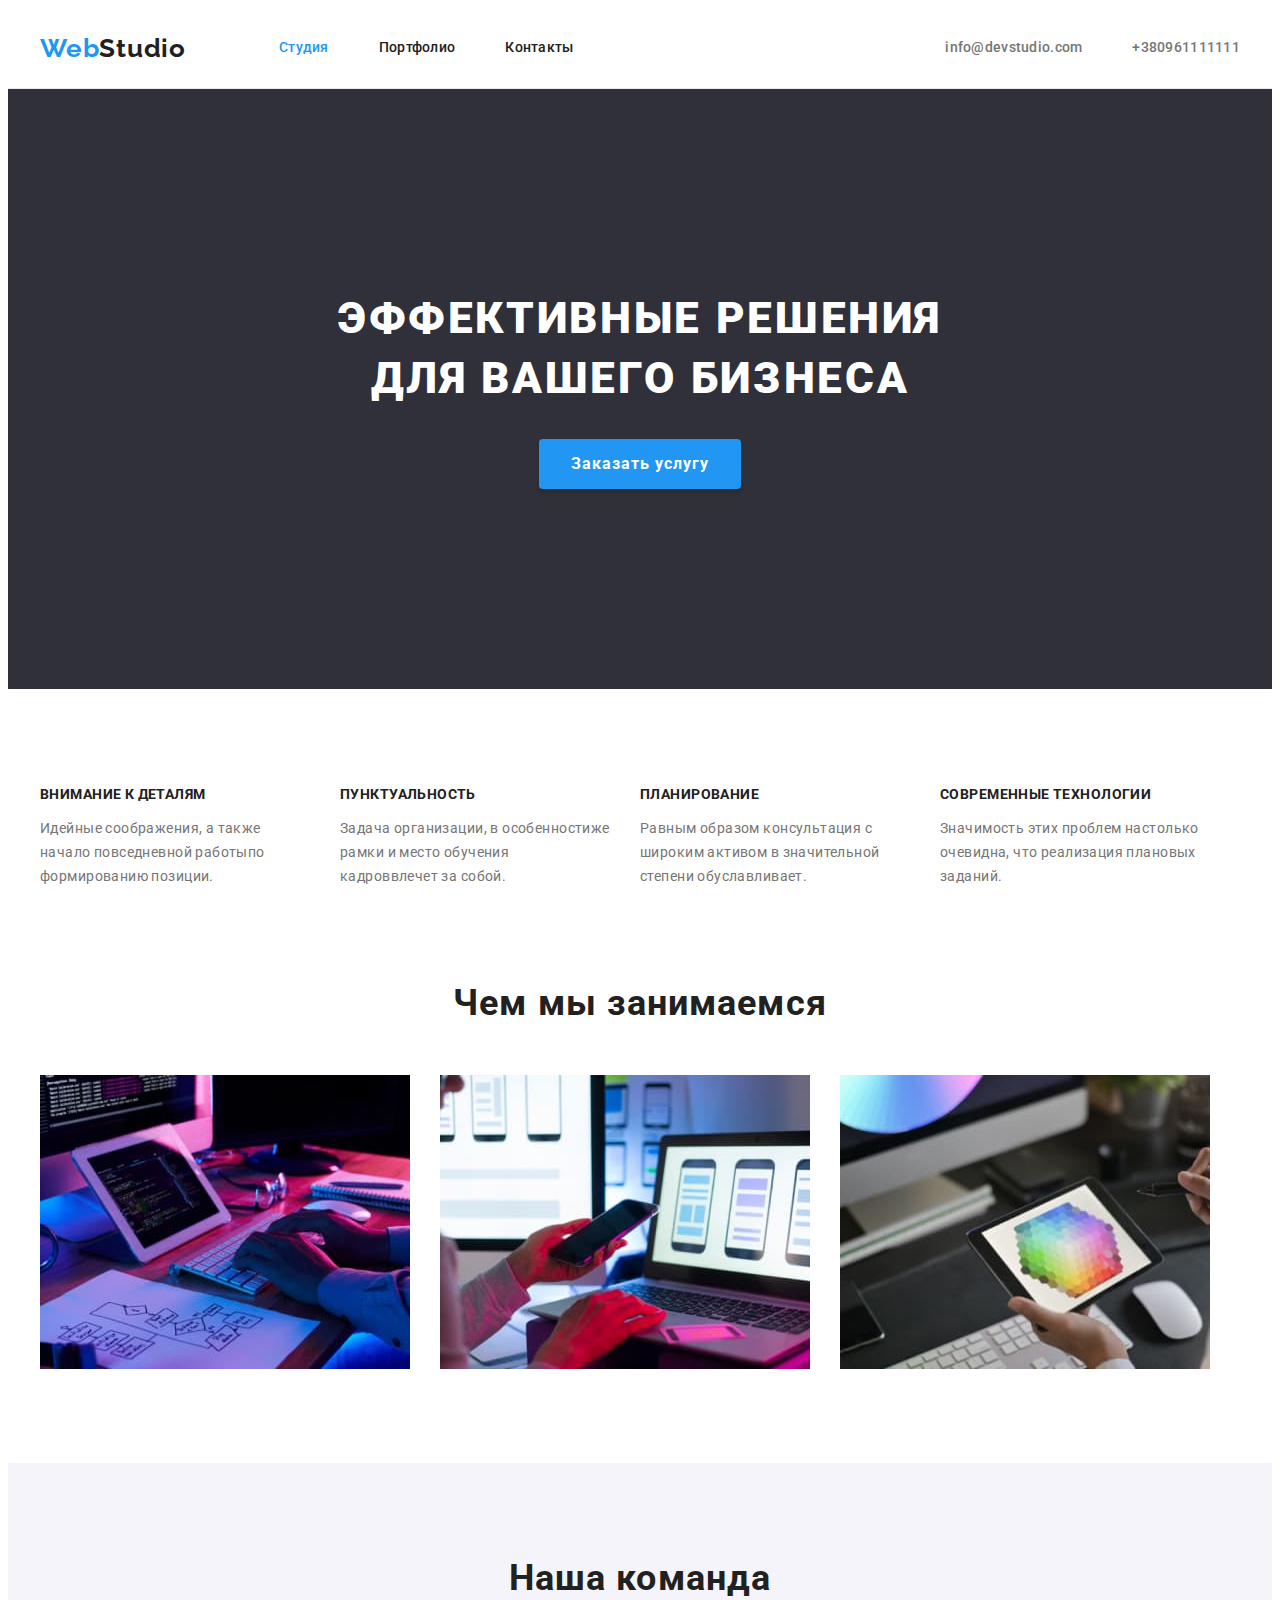
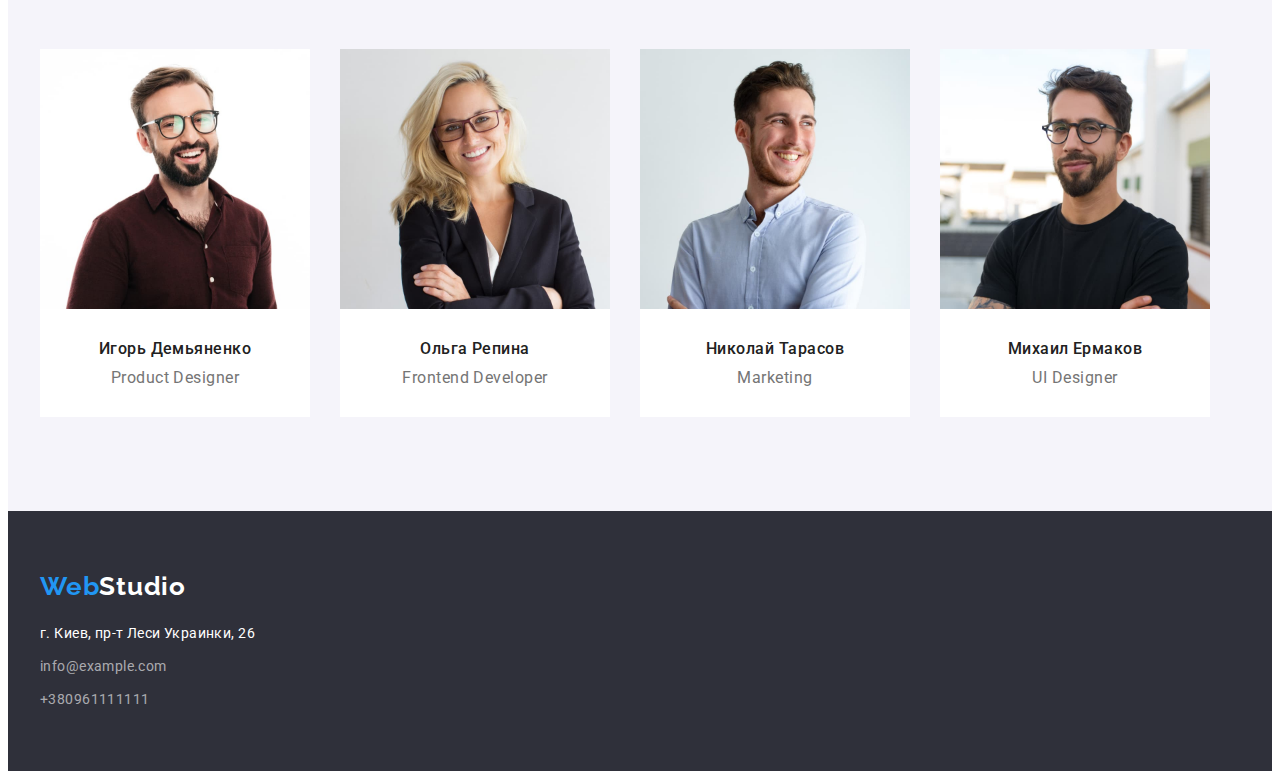
<file: index.html>
<!DOCTYPE html>
<html lang="ru">
  <head>
    <meta charset="UTF-8" />
    <meta http-equiv="X-UA-Compatible" content="IE=edge" />
    <meta name="viewport" content="width=device-width, initial-scale=1.0" />
    <title>Студия</title>
    <!--Шрифты-->
    <link
      rel="stylesheet"
      href="https://fonts.googleapis.com/css2?family=Raleway:wght@700&family=Roboto:wght@400;500;700;900&display=swap"
    />
    <!--Нормализация-->
    <link
      rel="stylesheet"
      href="https://cdnjs.cloudflare.com/ajax/libs/modern-normalize/1.1.0/modern-normalize.min.css"
      integrity="sha512-wpPYUAdjBVSE4KJnH1VR1HeZfpl1ub8YT/NKx4PuQ5NmX2tKuGu6U/JRp5y+Y8XG2tV+wKQpNHVUX03MfMFn9Q=="
      crossorigin="anonymous"
      referrerpolicy="no-referrer"
    />
    <link rel="stylesheet" href="./css/styles.css" />
  </head>
  <body>
    <!--Шапка сайта-->
    <header class="header">
      <div class="container header-container">
        <!--Логотип-->
        <a class="logo-left link" href="./index.html" lang="en"
          >Web<span class="logo-right">Studio</span></a
        >
        <!--Навигация сайта-->
        <nav class="navigation">
          <ul class="navigation-list list">
            <li class="navigation-item">
              <a class="current link nav-link" href="./index.html">Студия</a>
            </li>
            <li class="navigation-item">
              <a class="nav-link link" href="./portfolio.html">Портфолио</a>
            </li>
            <li class="navigation-item"><a class="nav-link link" href="">Контакты</a></li>
          </ul>
        </nav>
        <!--Контакты-->
        <ul class="header-group list">
          <li class="header-group-item">
            <a class="header-email link" href="mailto:info@devstudio.com">info@devstudio.com</a>
          </li>
          <li class="header-group-item">
            <a class="header-phone link" href="tel:+380961111111">+380961111111</a>
          </li>
        </ul>
      </div>
    </header>
    <main>
      <!-- Секция герой -->
      <section class="hero section">
        <div class="container">
          <h1 class="hero-title">Эффективные решения для вашего бизнеса</h1>
          <button class="hero-btn" type="button">Заказать услугу</button>
        </div>
      </section>
      <!--Особенности-->
      <section class="about section">
        <div class="container about-container">
          <h2 class="about-title visually-hidden">Особенности:</h2>
          <ul class="about-list list">
            <li class="about-item">
              <h3 class="about-item-title">Внимание к деталям</h3>
              <p class="about-text">
                Идейные соображения, а также начало повседневной работыпо формированию позиции.
              </p>
            </li>
            <li class="about-item">
              <h3 class="about-item-title">Пунктуальность</h3>
              <p class="about-text">
                Задача организации, в особенностиже рамки и место обучения кадроввлечет за собой.
              </p>
            </li>
            <li class="about-item">
              <h3 class="about-item-title">Планирование</h3>
              <p class="about-text">
                Равным образом консультация с широким активом в значительной степени обуславливает.
              </p>
            </li>
            <li class="about-item">
              <h3 class="about-item-title">Современные технологии</h3>
              <p class="about-text">
                Значимость этих проблем настолько очевидна, что реализация плановых заданий.
              </p>
            </li>
          </ul>
        </div>
      </section>
      <!--Род деятельности-->
      <section class="work section">
        <div class="container">
          <h2 class="work-title">Чем мы занимаемся</h2>
          <ul class="work-list list">
            <li class="work-item">
              <img src="./images/img-work/noutbook.jpg" alt="Ноутбук" width="370" height="294" />
            </li>
            <li class="work-item">
              <img src="./images/img-work/phone.jpg" alt="Смартфон" width="370" height="294" />
            </li>
            <li class="work-item">
              <img src="./images/img-work/ipad.jpg" alt="Планшет" width="370" height="294" />
            </li>
          </ul>
        </div>
      </section>
      <!--Команда-->
      <section class="team section">
        <div class="container">
          <h2 class="team-title">Наша команда</h2>
          <ul class="team-list list">
            <li class="team-item">
              <img
                src="./images/img-foto/demianenko.jpg"
                alt="Демьяненко"
                width="270"
                height="260"
              />
              <div class="employee">
                <h3 class="team-worker">Игорь Демьяненко</h3>
                <p class="team-position">Product Designer</p>
              </div>
            </li>
            <li class="team-item">
              <img src="./images/img-foto/repina.jpg" alt="Репина" width="270" height="260" />
              <div class="employee">
                <h3 class="team-worker">Ольга Репина</h3>
                <p class="team-position">Frontend Developer</p>
              </div>
            </li>
            <li class="team-item">
              <img src="./images/img-foto/tarasov.jpg" alt="Тарасов" width="270" height="260" />
              <div class="employee">
                <h3 class="team-worker">Николай Тарасов</h3>
                <p class="team-position">Marketing</p>
              </div>
            </li>
            <li class="team-item">
              <img src="./images/img-foto/ermakov.jpg" alt="Ермаков" width="270" height="260" />
              <div class="employee">
                <h3 class="team-worker">Михаил Ермаков</h3>
                <p class="team-position">UI Designer</p>
              </div>
            </li>
          </ul>
        </div>
      </section>
    </main>
    <!--Подвальная часть сайта-->
    <footer class="footer">
      <div class="container">
        <!--Логотип-->
        <a class="logo-left logo link" href="./index.html" lang="en"
          >Web<span class="logo-right-foot">Studio</span></a
        >
        <address class="address">
          <ul class="address-list list">
            <li class="address-link">
              <a
                class="address-item link"
                href="https://goo.gl/maps/f1McvQRz6KP4o4kd8"
                target="_blank"
                rel="noreferrer noopener"
                >г. Киев, пр-т Леси Украинки, 26</a
              >
            </li>
            <li class="address-link">
              <a class="email-link link" href="mailto:info@example.com">info@example.com</a>
            </li>
            <li class="address-link">
              <a class="tel-link link" href="tel:+380961111111">+380961111111</a>
            </li>
          </ul>
        </address>
      </div>
    </footer>
  </body>
</html>
</file>
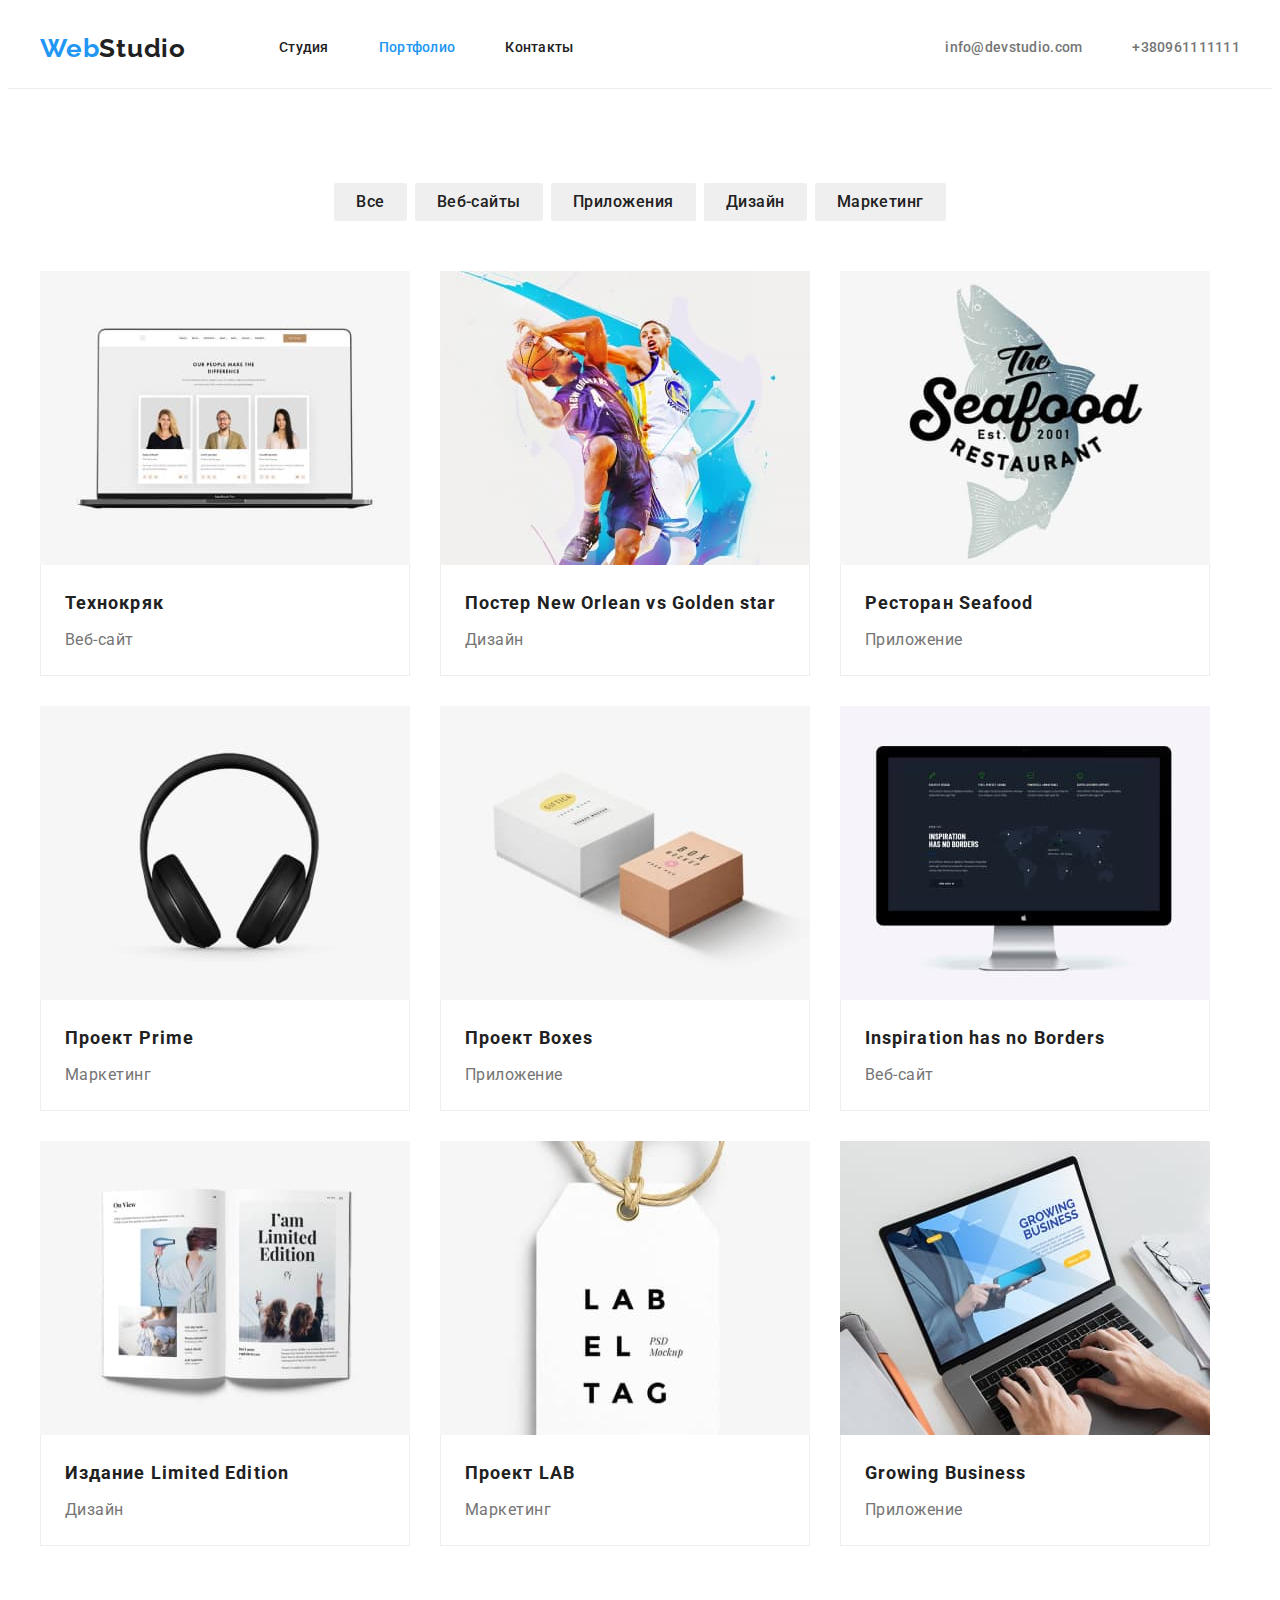
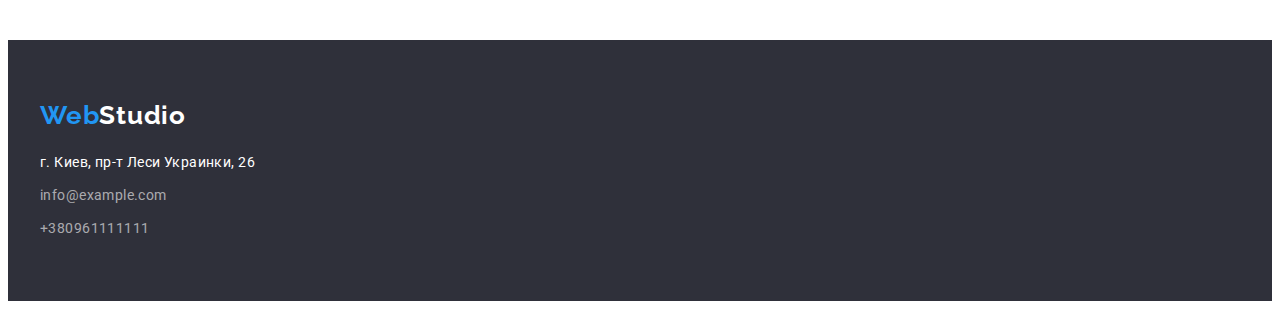
<file: portfolio.html>
<!DOCTYPE html>
<html lang="en">
  <head>
    <meta charset="UTF-8" />
    <meta http-equiv="X-UA-Compatible" content="IE=edge" />
    <meta name="viewport" content="width=device-width, initial-scale=1.0" />
    <title>Портфолио</title>
    <!--Шрифты-->
    <link
      rel="stylesheet"
      href="https://fonts.googleapis.com/css2?family=Raleway:wght@700&family=Roboto:wght@400;500;700;900&display=swap"
    />
    <!--Нормализация-->
    <link
      rel="stylesheet"
      href="https://cdnjs.cloudflare.com/ajax/libs/modern-normalize/1.1.0/modern-normalize.min.css"
      integrity="sha512-wpPYUAdjBVSE4KJnH1VR1HeZfpl1ub8YT/NKx4PuQ5NmX2tKuGu6U/JRp5y+Y8XG2tV+wKQpNHVUX03MfMFn9Q=="
      crossorigin="anonymous"
      referrerpolicy="no-referrer"
    />
    <link rel="stylesheet" href="./css/styles.css" />
  </head>
  <body>
    <!--Шапка сайта-->
    <header class="header">
      <div class="container header-container">
        <!--Логотип-->
        <a class="logo-left link" href="./index.html" lang="en"
          >Web<span class="logo-right">Studio</span></a
        >
        <!--Навигация сайта-->
        <nav class="navigation">
          <ul class="navigation-list list">
            <li class="navigation-item"><a class="link nav-link" href="./index.html">Студия</a></li>
            <li class="navigation-item">
              <a class="current nav-link link" href="./portfolio.html">Портфолио</a>
            </li>
            <li class="navigation-item"><a class="nav-link link" href="">Контакты</a></li>
          </ul>
        </nav>
        <!--Контакты-->
        <ul class="header-group list">
          <li class="header-group-item">
            <a class="header-email link" href="mailto:info@devstudio.com">info@devstudio.com</a>
          </li>
          <li class="header-group-item">
            <a class="header-phone link" href="tel:+380961111111">+380961111111</a>
          </li>
        </ul>
      </div>
    </header>
    <main>
      <!--Секция фильтр-->
      <section class="section">
        <div class="container">
          <h1 class="filter-title visually-hidden">Фильтр</h1>
          <ul class="filter-list-btn list">
            <li class="btn-item"><button class="btn-filter" type="button">Все</button></li>
            <li class="btn-item"><button class="btn-filter" type="button">Веб-сайты</button></li>
            <li class="btn-item"><button class="btn-filter" type="button">Приложения</button></li>
            <li class="btn-item"><button class="btn-filter" type="button">Дизайн</button></li>
            <li class="btn-item"><button class="btn-filter" type="button">Маркетинг</button></li>
          </ul>
          <ul class="services list">
            <li class="services-item">
              <a class="link" href=""
                ><img
                  src="./images/img-portfolio/technocryac.jpg"
                  alt="Ноутбук"
                  width="370"
                  height="294"
                />
                <div class="portfolio-card">
                  <h2 class="services-name">Технокряк</h2>
                  <p class="services-text">Веб-сайт</p>
                </div></a
              >
            </li>
            <li class="services-item">
              <a class="link" href=""
                ><img
                  src="./images/img-portfolio/poster.jpg"
                  alt="Баскетболисты"
                  width="370"
                  height="294"
                />
                <div class="portfolio-card">
                  <h2 class="services-name">Постер New Orlean vs Golden star</h2>
                  <p class="services-text">Дизайн</p>
                </div></a
              >
            </li>
            <li class="services-item">
              <a class="link" href=""
                ><img
                  src="./images/img-portfolio/restaurant.jpg"
                  alt="Борд ресторана"
                  width="370"
                  height="294"
                />
                <div class="portfolio-card">
                  <h2 class="services-name">Ресторан Seafood</h2>
                  <p class="services-text">Приложение</p>
                </div></a
              >
            </li>
            <li class="services-item">
              <a class="link" href=""
                ><img
                  src="./images/img-portfolio/project.jpg"
                  alt="Наушники"
                  width="370"
                  height="294"
                />
                <div class="portfolio-card">
                  <h2 class="services-name">Проект Prime</h2>
                  <p class="services-text">Маркетинг</p>
                </div></a
              >
            </li>
            <li class="services-item">
              <a class="link" href=""
                ><img
                  src="./images/img-portfolio/boxes.jpg"
                  alt="Две коробки"
                  width="370"
                  height="294"
                />
                <div class="portfolio-card">
                  <h2 class="services-name">Проект Boxes</h2>
                  <p class="services-text">Приложение</p>
                </div></a
              >
            </li>
            <li class="services-item">
              <a class="link" href=""
                ><img
                  src="./images/img-portfolio/edition.jpg"
                  alt="Монитор"
                  width="370"
                  height="294"
                />
                <div class="portfolio-card">
                  <h2 class="services-name">Inspiration has no Borders</h2>
                  <p class="services-text">Веб-сайт</p>
                </div></a
              >
            </li>
            <li class="services-item">
              <a class="link" href=""
                ><img
                  src="./images/img-portfolio/limited.jpg"
                  alt="Открытая книга"
                  width="370"
                  height="294"
                />
                <div class="portfolio-card">
                  <h2 class="services-name">Издание Limited Edition</h2>
                  <p class="services-text">Дизайн</p>
                </div></a
              >
            </li>
            <li class="services-item">
              <a class="link" href=""
                ><img
                  src="./images/img-portfolio/lab.jpg"
                  alt="Рекламный брелок"
                  width="370"
                  height="294"
                />
                <div class="portfolio-card">
                  <h2 class="services-name">Проект LAB</h2>
                  <p class="services-text">Маркетинг</p>
                </div></a
              >
            </li>
            <li class="services-item">
              <a class="link" href=""
                ><img
                  src="./images/img-portfolio/bisness.jpg"
                  alt="Пальцы на клавиатуре ноутбука"
                  width="370"
                  height="294"
                />
                <div class="portfolio-card">
                  <h2 class="services-name">Growing Business</h2>
                  <p class="services-text">Приложение</p>
                </div></a
              >
            </li>
          </ul>
        </div>
      </section>
    </main>
    <!--Подвальная часть сайта-->
    <footer class="footer">
      <div class="container">
        <!--Логотип-->
        <a class="logo-left link" href="./index.html" lang="en"
          >Web<span class="logo-right-foot">Studio</span></a
        >
        <address class="address">
          <ul class="address-list list">
            <li class="address-link">
              <a
                class="address-link link"
                href="https://goo.gl/maps/f1McvQRz6KP4o4kd8"
                target="_blank"
                rel="noreferrer noopener"
                >г. Киев, пр-т Леси Украинки, 26</a
              >
            </li>
            <li class="address-link">
              <a class="email-link link" href="mailto:info@example.com">info@example.com</a>
            </li>
            <li class="address-link">
              <a class="tel-link link" href="tel:+380961111111">+380961111111</a>
            </li>
          </ul>
        </address>
      </div>
    </footer>
  </body>
</html>
</file>
<file: css/styles.css>
:root {
  /* --fonts-- */
--main-font:'Roboto', sans-serif;
--second-font: 'Raleway', sans-serif;

  /* --text colors-- */
--accent-cl: #212121;
--main-text-cl: #FFFFFF;
--second-text-cl: #2196F3;
--email-phone-cl: #757575;
--btn-text-color: #F5F4FA;

  /* --bacground color-- s*/
--main-color:#FFFFFF;
--second-color: #F5F4FA;
--third-color: #2F303A;
--section-color: #E5E5E5;
--btn-color: #2196F3;
--btn-bg-color: #188CE8;
--border-color: #EEEEEE;
--border-header-col: #ECECEC;
}

/* --File Index.html-- */


body {
  background-color: var(--main-color);
  color: var(--accent-cl);

  font-family: var(--main-font);
  font-size: 14px;
  letter-spacing: 0.03;
}

h1,
h2,
h3,
h4,
h5,
h6,
p,
ul {
  margin: 0;
}

img {
  display: block;
  max-width: 100%;
  height: auto;
}

.link {
  text-decoration: none;
}

.list {
  list-style: none;
  padding: 0;
  margin: 0;
}

.visually-hidden {
  position: absolute;
  width: 1px;
  height: 1px;
  margin: -1px;
  border: 0;
  padding: 0;
  white-space: nowrap;
  clip-path: inset(100%);
  clip: rect(0 0 0 0);
  overflow: hidden;
}

.section {
  padding-top: 94px;
  padding-bottom: 94px;
}

.container {

  /* outline: 1px solid red; */

  width: 1200px;
  padding-left: 15px;
  padding-right: 15px;
  margin-left: auto;
  margin-right: auto;
}

/* --Header section-- */

.header {
  background-color: var(--main-header);
  border-bottom: 1px solid var(--border-header-col);
}

.header-container {
  display: flex;
  align-items: center;
}

  .logo-left {
  margin-right: 93px;
  
  color: var(--second-text-cl);

  font-family: var(--second-font);
  font-weight: 700;
  font-size: 26px;
  line-height: 1.19;
  letter-spacing: 0.03em;

}

.logo-right {
  color: var(--accent-cl);
}

.logo-right-foot {
color: var(--main-text-cl);
}

.navigation-list {
  display: flex;
  align-items: center;
}

.navigation-item {
margin-right: 50px;
}

.navigation-item:last-child {
  margin-right: 0;
}

.nav-link {
  display: block;
  padding-top: 32px;
  padding-bottom: 32px;

  color: var(--accent-cl);

  font-weight: 500;
  font-size: 14px;
  line-height: 1.14;
  letter-spacing: 0.02em;
}

.nav-link:hover,
.nav-link:focus {
  color: var(--second-text-cl);
}

.header-group {
  display: flex;
  align-items: center;
  margin-left: auto;
}

.current {
  color: var(--second-text-cl);

  font-weight: 500;
  font-size: 14px;
  line-height: 1.14;
  letter-spacing: 0.02em;
  list-style: none;
}
 
.header-email, .header-phone {
  display: block;
  padding-top: 32px;
  padding-bottom: 32px;

  color: var(--email-phone-cl);

  font-weight: 500;
  font-size: 14px;
  line-height: 1.14;
  letter-spacing: 0.02em;  
} 

.header-group-item {
  margin-right: 50px;
}

.header-group-item:last-child {
margin-right: 0;
}

.header-email:hover, .header-email:focus {
color: var(--second-text-cl);
}

.header-phone:hover, .header-phone:focus {
  color: var(--second-text-cl);
}

/* --Hero section-- */

.hero {
  padding: 200px 0;

  background-color: var(--third-color);  

  text-align: center;
}
.hero-title {
  display: block;
  text-align: center;
  width: 696px;
  margin-right: auto;
  margin-bottom: 30px;
  margin-left: auto;
  
  color: var(--main-text-cl);

  font-weight: 900;
  font-size: 44px;
  line-height: 1.36;
  text-align: center;
  letter-spacing: 0.06em;
  text-transform: uppercase;  
}

.hero-btn {
  display: inline-block;
  padding: 10px 32px;
  margin-right: auto;
  margin-left: auto;
  margin-bottom: 0;
  min-width: 200px;
  min-height: 50px;
  border: none;
  border-radius: 4px;

  background-color: var(--btn-color);
  color: var(--main-text-cl);

  align-items: center;
  text-align: center;
  letter-spacing: 0.06em;
  font-style: normal;
  box-shadow: 0px 4px 4px rgba(0, 0, 0, 0.15);
  font-family: inherit;
  font-weight: 700;
  font-size: 16px;
  line-height: 1.88;
  cursor: pointer;
} 

 
.hero-btn:hover, .hero-btn:focus {
  background-color: var(--btn-bg-color);
  color: var(--btn-text-color);
}

/* --about section-- */

 .about-title {
   color: var(--accent-cl);

   font-weight: 700;
   font-size: 36px;
   line-height: 1.17;
   text-align: center;
   letter-spacing: 0.03em;
 }

.about-list {
  display: flex;
  align-items: center;
}

.about-item {
  width: 270px;
  margin-right: 30px;
}

.about-item:last-child {
  margin-right: 0;
}

.about-item-title {
  margin-bottom: 10px;

  color: var(--accent-cl);

  font-weight: 700;
  font-size: 14px;
  line-height: 1.71;
  letter-spacing: 0.03em;
  text-transform: uppercase;
}

.about-text {
  color: var(--email-phone-cl);

  font-size: 14px;
  line-height: 1.71;
  letter-spacing: 0.03em; 
}
    
 /* --work section-- */

.work {
  padding-top: 0;
}
 .work-title {
  margin-bottom: 50px;

  color: var(--accent-cl);

  font-weight: 700;
  font-size: 36px;
  line-height: 1.17;
  text-align: center;
  letter-spacing: 0.03em;
}

.work-list {
display: flex;
align-items: center;
} 

.work-item {
  margin-right: 30px;
}
.work-item:last-child {
  margin-right: 0;
}

    /* --team section-- */


.team {
  background-color: var(--second-color);
}

.team-title {
  margin-bottom: 50px;
  color: var(--accent-cl);

  font-weight: 700;
  font-size: 36px;
  line-height: 1.17;
  text-align: center;
  letter-spacing: 0.03em;  
}

.team-list {
  display: flex;
  text-align: center;
}

.team-item {
  margin-right: 30px;
  border-radius: 0px 0px 4px 4px;
}

.team-item:last-child {
  margin-right: 0;
}

.employee {
  display: block;
  padding: 30px 0;
  background-color: var(--main-color);
}


.team-worker {
  margin-bottom: 10px;

  color: var(--accent-cl);

  font-weight: 500;
  font-size: 16px;
  line-height: 1.19;
  text-align: center;
  letter-spacing: 0.03em; 
}

.team-position {
  color: var(--email-phone-cl);

  font-weight: 400;
  font-size: 16px;
  line-height: 1.19;
  text-align: center;
  letter-spacing: 0.03em;
  
}

    /* --Footer section-- */

.footer {
  display: block;
  padding-top: 60px;
  padding-bottom: 60px;

  background-color: var(--third-color);
}


.address {
  margin-top: 20px;

  font-style: normal;
}

.address-list {
  text-decoration: none;
}

.address-link {
  margin-bottom: 9px;

  color: var(--main-text-cl);

  font-weight: 400;
  font-size: 14px;
  line-height: 1.7;
  letter-spacing: 0.03em;
}

.address-link:last-child {
  margin-bottom: 0;
}

.address-link:hover,
.address-link:focus {
  color: var(--second-text-cl);
}

.address-item {
  display: block;

  color: var(--main-text-cl); 

  font-size: 14px;
  line-height: 1.71;
  letter-spacing: 0.03em;
}

.email-link,
.tel-link {
  display: block;

  color: rgba(255, 255, 255, 0.6);

  font-weight: 400;
  font-size: 14px;
  line-height: 1.71;
  letter-spacing: 0.03em;
}

.address-item:hover, 
.address-item:focus {
  color: var(--second-text-cl);
}

.email-link:hover,
.email-link:focus {
  color: var(--second-text-cl);
}

.tel-link:hover,
.tel-link:focus {
  color: var(--second-text-cl);
}

/* --File Portfolio.html-- */

/* --Filtr section-- */

.filter-list-btn {
  display: flex;
  align-items: center;
  justify-content: center;
  margin-bottom: 50px;
}

.btn-item {
  margin-right: 8px;

  background-color: var(--second-color);
}

.btn-item:last-child {
  margin-right: 0;
}

.btn-filter {
  padding: 6px 22px;
  border: none;
  border-radius: 4px;
  
  color: var(--accent-cl);

  font-family: inherit;
  font-style: normal;
  font-weight: 500;
  font-size: 16px;
  line-height: 1.62;
  text-align: center;
  letter-spacing: 0.03em;
  cursor: pointer;
}
.btn-filter:hover, .btn-filter:focus {
  background-color: var(--btn-color);
  color: var(--main-text-cl);
}

.services {
  display: flex;
  flex-wrap: wrap;
}

.services-item {
  width: 370px;
  margin-right: 30px;
  margin-bottom: 30px;
}

.services-item:nth-child(3n) {
  margin-right: 0;
}

.services-item:nth-last-child(-n+3) {
  margin-bottom: 0;
} 

.portfolio-card {
  padding: 20px 24px;
  border-right: 1px solid var(--border-color);
  border-bottom: 1px solid var(--border-color);
  border-left: 1px solid var(--border-color);
}

.services-name {
  margin-bottom: 4px;

  color: var(--accent-cl);

  font-weight: 700;
  font-size: 18px;
  line-height: 2.0;
  letter-spacing: 0.06em; 
  vertical-align: top;
}

.services-text {
  color: var(--email-phone-cl);

  font-size: 16px;
  line-height: 1.88;
  letter-spacing: 0.03em; 
}
</file>
